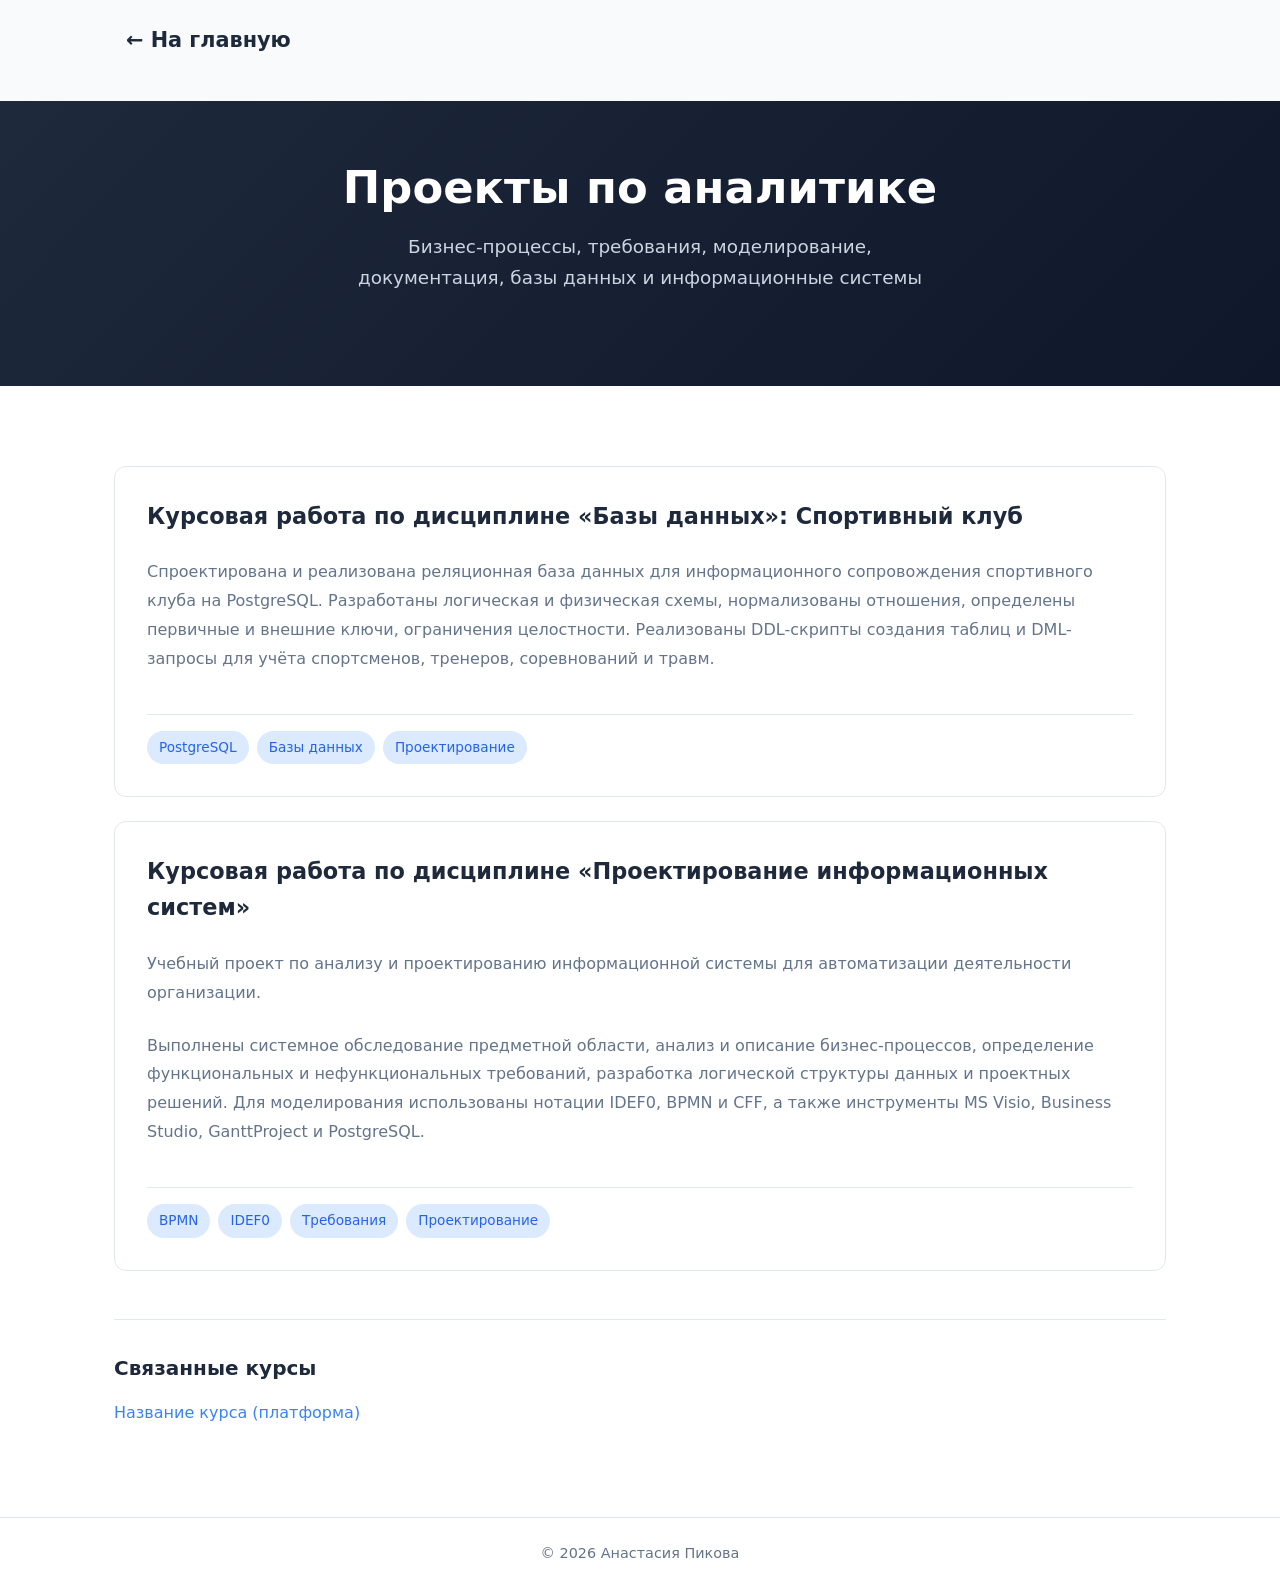
<file: analytics.html>
<!DOCTYPE html>
<html lang="ru">
<head>
  <meta charset="UTF-8" />
  <meta name="viewport" content="width=device-width, initial-scale=1.0" />
  <meta name="description" content="Проекты по аналитике: базы данных, проектирование информационных систем, бизнес-процессы, требования, документация." />
  <title>Аналитика — Портфолио Анастасии Пиковой</title>
  <link rel="stylesheet" href="style.css" />
</head>
<body>
  <!-- Навигация (как на главной) -->
  <header class="header">
    <div class="container header-content">
      <a href="index.html" class="logo">← На главную</a>
    </div>
  </header>


  <main>
    <!-- Hero страницы -->
    <section class="hero hero-page">
      <div class="container hero-content">
        <h1 class="hero-title">Проекты по аналитике</h1>
        <p class="hero-description">
          Бизнес-процессы, требования, моделирование, документация, базы данных и информационные системы
        </p>
      </div>
    </section>


    <!-- Список проектов -->
    <section id="analytics-projects" class="section">
      <div class="container">
        <div class="projects-list">
          <!-- Проект 1 -->
          <div class="project-card project-card-detailed">
            <h3>Курсовая работа по дисциплине «Базы данных»: Спортивный клуб</h3>
            <p>
              Спроектирована и реализована реляционная база данных для информационного сопровождения спортивного клуба на PostgreSQL. 
              Разработаны логическая и физическая схемы, нормализованы отношения, определены первичные и внешние ключи, ограничения целостности. 
              Реализованы DDL-скрипты создания таблиц и DML-запросы для учёта спортсменов, тренеров, соревнований и травм.
            </p>
            <div class="project-meta">
              <span class="project-tag">PostgreSQL</span>
              <span class="project-tag">Базы данных</span>
              <span class="project-tag">Проектирование</span>
            </div>
          </div>


          <div class="project-card project-card-detailed">
            <h3>Курсовая работа по дисциплине «Проектирование информационных систем»</h3>
            <p>
              Учебный проект по анализу и проектированию информационной системы для автоматизации деятельности организации.
            </p>
            <p>
              Выполнены системное обследование предметной области, анализ и описание бизнес-процессов, определение функциональных и нефункциональных требований, 
              разработка логической структуры данных и проектных решений. Для моделирования использованы нотации IDEF0, BPMN и CFF, 
              а также инструменты MS Visio, Business Studio, GanttProject и PostgreSQL.
            </p>
            <div class="project-meta">
              <span class="project-tag">BPMN</span>
              <span class="project-tag">IDEF0</span>
              <span class="project-tag">Требования</span>
              <span class="project-tag">Проектирование</span>
            </div>
          </div>
        </div>


        <div class="related-courses">
          <h3>Связанные курсы</h3>
          <ul class="courses-list">
            <li>
              <a href="ССЫЛКА_НА_СЕРТИФИКАТ" target="_blank" rel="noopener">Название курса (платформа)</a>
            </li>
          </ul>
        </div>
      </div>
    </section>
  </main>


  <footer class="footer">
    <div class="container">
      <p>© 2026 Анастасия Пикова</p>
    </div>
  </footer>
</body>
</html>
</file>
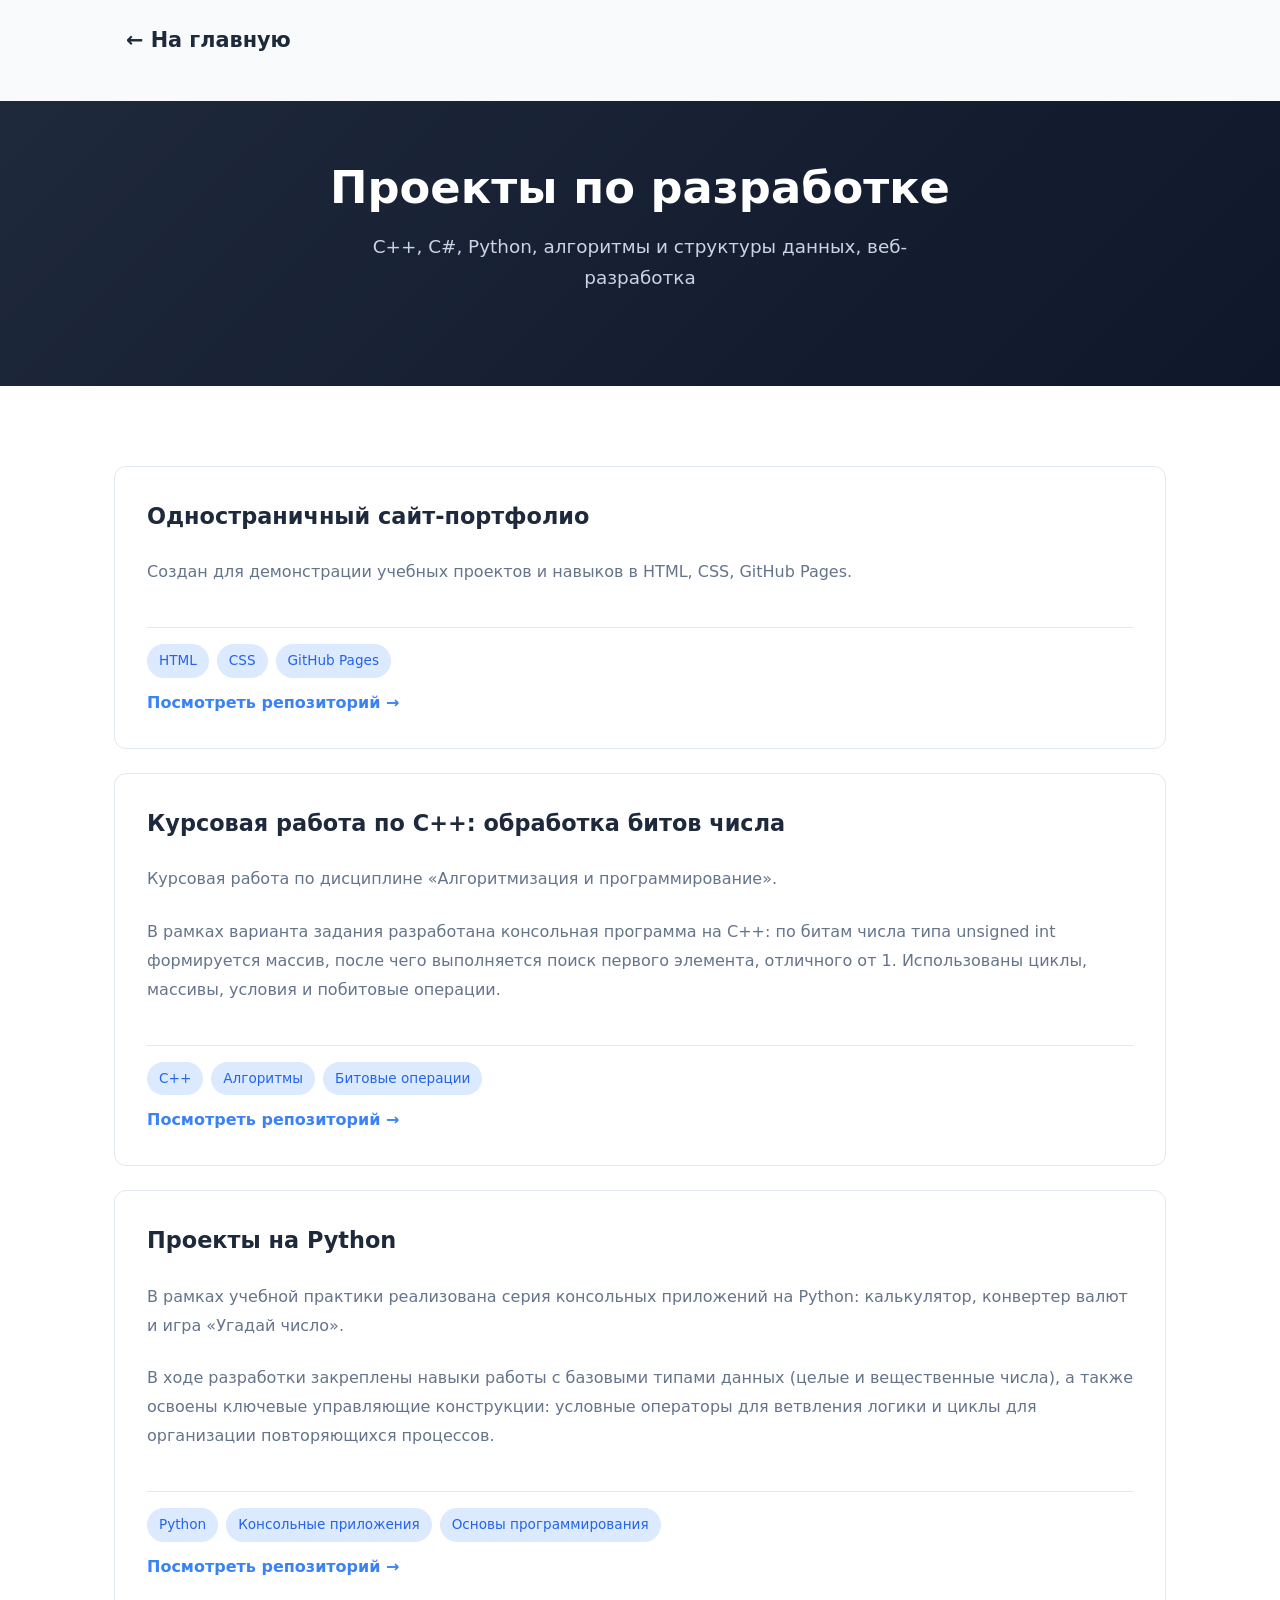
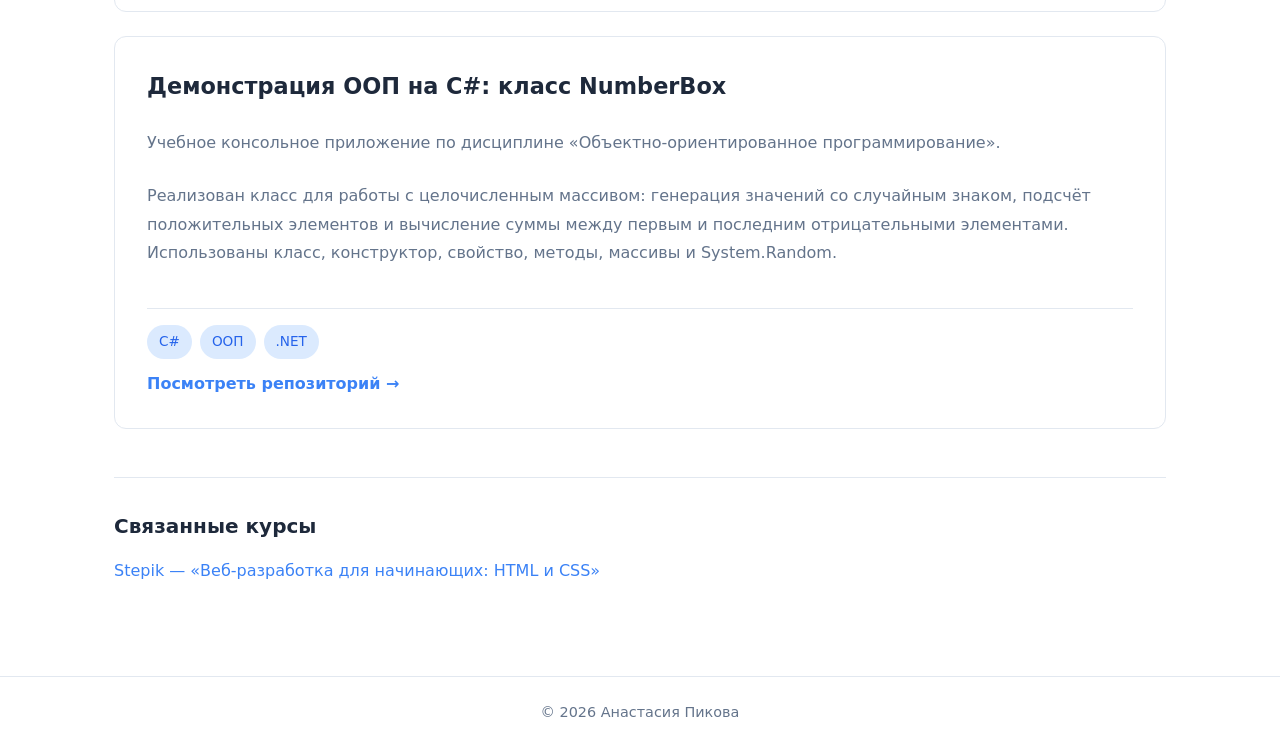
<file: code.html>
<!DOCTYPE html>
<html lang="ru">
<head>
  <meta charset="UTF-8" />
  <meta name="viewport" content="width=device-width, initial-scale=1.0" />
  <meta name="description" content="Проекты по разработке: HTML, CSS, C++, Python, C#, алгоритмы, ООП, консольные приложения." />
  <title>Разработка — Портфолио Анастасии Пиковой</title>
  <link rel="stylesheet" href="style.css" />
</head>
<body>
  <!-- Навигация (как на главной) -->
  <header class="header">
    <div class="container header-content">
      <a href="index.html" class="logo">← На главную</a>
    </div>
  </header>


  <main>
    <!-- Hero страницы -->
    <section class="hero hero-page">
      <div class="container hero-content">
        <h1 class="hero-title">Проекты по разработке</h1>
        <p class="hero-description">
          C++, C#, Python, алгоритмы и структуры данных, веб-разработка
        </p>
      </div>
    </section>


    <!-- Список проектов -->
    <section id="code-projects" class="section">
      <div class="container">
        <div class="projects-list">
          <!-- Проект 1: Сайт-портфолио -->
          <div class="project-card project-card-detailed">
            <h3>Одностраничный сайт-портфолио</h3>
            <p>
              Создан для демонстрации учебных проектов и навыков в HTML, CSS, GitHub Pages.
            </p>
            <div class="project-meta">
              <span class="project-tag">HTML</span>
              <span class="project-tag">CSS</span>
              <span class="project-tag">GitHub Pages</span>
            </div>
            <a class="project-link" href="https://github.com/tsukki137/site_portfolio/tree/main" target="_blank" rel="noopener">
              Посмотреть репозиторий →
            </a>
          </div>


          <!-- Проект 2: C++ -->
          <div class="project-card project-card-detailed">
            <h3>Курсовая работа по C++: обработка битов числа</h3>
            <p>
              Курсовая работа по дисциплине «Алгоритмизация и программирование».
            </p>
            <p>
              В рамках варианта задания разработана консольная программа на C++: по битам числа типа unsigned int формируется массив, 
              после чего выполняется поиск первого элемента, отличного от 1. Использованы циклы, массивы, условия и побитовые операции.
            </p>
            <div class="project-meta">
              <span class="project-tag">C++</span>
              <span class="project-tag">Алгоритмы</span>
              <span class="project-tag">Битовые операции</span>
            </div>
            <a class="project-link" href="https://github.com/tsukki137/cpp-coursework" target="_blank" rel="noopener">
              Посмотреть репозиторий →
            </a>
          </div>


          <!-- Проект 3: Python -->
          <div class="project-card project-card-detailed">
            <h3>Проекты на Python</h3>
            <p>
              В рамках учебной практики реализована серия консольных приложений на Python: калькулятор, конвертер валют и игра «Угадай число».
            </p>
            <p>
              В ходе разработки закреплены навыки работы с базовыми типами данных (целые и вещественные числа), 
              а также освоены ключевые управляющие конструкции: условные операторы для ветвления логики и циклы для организации повторяющихся процессов.
            </p>
            <div class="project-meta">
              <span class="project-tag">Python</span>
              <span class="project-tag">Консольные приложения</span>
              <span class="project-tag">Основы программирования</span>
            </div>
            <a class="project-link" href="https://github.com/tsukki137/python_projects" target="_blank" rel="noopener">
              Посмотреть репозиторий →
            </a>
          </div>


          <!-- Проект 4: C# ООП -->
          <div class="project-card project-card-detailed">
            <h3>Демонстрация ООП на C#: класс NumberBox</h3>
            <p>
              Учебное консольное приложение по дисциплине «Объектно-ориентированное программирование».
            </p>
            <p>
              Реализован класс для работы с целочисленным массивом: генерация значений со случайным знаком, 
              подсчёт положительных элементов и вычисление суммы между первым и последним отрицательными элементами. 
              Использованы класс, конструктор, свойство, методы, массивы и System.Random.
            </p>
            <div class="project-meta">
              <span class="project-tag">C#</span>
              <span class="project-tag">ООП</span>
              <span class="project-tag">.NET</span>
            </div>
            <a class="project-link" href="https://github.com/tsukki137/csharp_oop_numberbox/tree/main" target="_blank" rel="noopener">
              Посмотреть репозиторий →
            </a>
          </div>
        </div>


        <!-- Связанные курсы (общий блок в конце) -->
        <div class="related-courses">
          <h3>Связанные курсы</h3>
          <ul class="courses-list">
            <li>
              <a href="https://stepik.org/cert/3165336" target="_blank" rel="noopener">
                Stepik — «Веб-разработка для начинающих: HTML и CSS»
              </a>
            </li>
            <!-- Добавь остальные курсы по необходимости -->
          </ul>
        </div>
      </div>
    </section>
  </main>


  <footer class="footer">
    <div class="container">
      <p>© 2026 Анастасия Пикова</p>
    </div>
  </footer>
</body>
</html>
</file>
<file: style.css>
:root {
  --bg-page: #f8fafc;
  --bg-card: #ffffff;
  --text: #1e293b;
  --text-muted: #64748b;
  --primary: #3b82f6;
  --primary-dark: #2563eb;
  --primary-light: #dbeafe;
  --secondary: #64748b;
  --secondary-dark: #475569;
  --border: #e2e8f0;
  --shadow: 0 4px 24px rgba(0, 0, 0, 0.06);
  --shadow-hover: 0 8px 32px rgba(0, 0, 0, 0.1);
  --radius: 12px;
  --radius-sm: 8px;
}


* {
  margin: 0;
  padding: 0;
  box-sizing: border-box;
}


html {
  scroll-behavior: smooth;
  scroll-padding-top: 80px;
}


body {
  font-family: system-ui, -apple-system, Segoe UI, Roboto, Arial, sans-serif;
  line-height: 1.6;
  color: var(--text);
  background: var(--bg-page);
  font-size: 16px;
}


.container {
  max-width: 1100px;
  margin: 0 auto;
  padding: 0 24px;
}


/* Header */
.header {
  padding: 16px 0;
  position: sticky;
  top: 0;
  z-index: 100;
  background: transparent;
}


.header-content {
  display: flex;
  justify-content: space-between;
  align-items: center;
  flex-wrap: wrap;
  gap: 16px;
}


.logo {
  font-size: 1.3rem;
  font-weight: 700;
  color: var(--text);
  text-decoration: none;
  padding: 8px 12px;
  transition: color 0.2s ease;
}


.logo:hover {
  color: var(--primary);
}


/* Карточка навигации */
.nav-card {
  display: flex;
  gap: 8px;
  flex-wrap: wrap;
  background: var(--bg-card);
  border: 2px solid var(--border);
  border-radius: 999px;
  padding: 8px 12px;
  transition: box-shadow 0.2s ease, border-color 0.2s ease;
}


.nav-card:hover {
  border-color: var(--primary);
  box-shadow: var(--shadow);
}


/* Ссылки навигации */
.nav-link {
  color: var(--text);
  text-decoration: none;
  font-size: 0.95rem;
  font-weight: 500;
  padding: 8px 16px;
  border-radius: 999px;
  border: 2px solid transparent;
  transition: all 0.2s ease;
  position: relative;
}


.nav-link:hover {
  border-color: var(--primary);
  background: var(--primary-light);
  color: var(--primary-dark);
}


.nav-link:focus {
  outline: 2px solid var(--primary);
  outline-offset: 2px;
}


/* Hero секция */
.hero {
  background: linear-gradient(135deg, #1e293b 0%, #0f172a 100%);
  color: #ffffff;
  padding: 120px 0 100px 0;
  text-align: center;
  margin-top: 20px;
}


.hero-content {
  max-width: 750px;
  margin: 0 auto;
}


.hero-title {
  font-size: 2.8rem;
  font-weight: 700;
  line-height: 1.2;
  margin-bottom: 16px;
  color: #ffffff;
}


.hero-description {
  font-size: 1.15rem;
  line-height: 1.7;
  color: #cbd5e1;
  margin-bottom: 32px;
  max-width: 600px;
  margin-left: auto;
  margin-right: auto;
}


.hero-buttons {
  display: flex;
  gap: 16px;
  justify-content: center;
  flex-wrap: wrap;
}


/* Кнопки */
.btn {
  display: inline-block;
  padding: 12px 28px;
  border-radius: var(--radius-sm);
  font-size: 1rem;
  font-weight: 600;
  text-decoration: none;
  transition: all 0.2s ease;
  cursor: pointer;
  border: 2px solid transparent;
  text-align: center;
}


.btn-primary {
  background: var(--primary);
  color: #ffffff;
  border-color: var(--primary);
}


.btn-primary:hover,
.btn-primary:focus {
  background: var(--primary-dark);
  border-color: var(--primary-dark);
  outline: 2px solid #1e40af;
  outline-offset: 2px;
}


.btn-secondary {
  background: transparent;
  color: #ffffff;
  border-color: #94a3b8;
}


.btn-secondary:hover,
.btn-secondary:focus {
  background: rgba(255, 255, 255, 0.1);
  border-color: #cbd5e1;
  color: #ffffff;
  outline: 2px solid #1e40af;
  outline-offset: 2px;
}


.btn-large {
  padding: 14px 32px;
  font-size: 1.05rem;
}


/* Общие стили секций */
.section {
  padding: 80px 0;
  background: var(--bg-card);
}


.section-header {
  text-align: center;
  margin-bottom: 48px;
}


.section-header h2 {
  font-size: 2rem;
  font-weight: 700;
  color: var(--text);
  margin-bottom: 12px;
}


.section-subtitle {
  font-size: 1.05rem;
  color: var(--text-muted);
  max-width: 600px;
  margin: 0 auto;
}


/* Обо мне */
.section-about {
  background: var(--bg-page);
}


.about-content {
  display: grid;
  grid-template-columns: 1fr 280px;
  gap: 48px;
  align-items: center;
}


.about-text p {
  margin-bottom: 16px;
  font-size: 1.05rem;
  line-height: 1.8;
  color: var(--text);
}


.about-photo {
  width: 280px;
  height: 280px;
  border-radius: var(--radius);
  overflow: hidden;
  box-shadow: var(--shadow);
}


.about-photo img {
  width: 100%;
  height: 100%;
  object-fit: cover;
}


/* Навыки */
.section-skills {
  background: var(--bg-card);
}


.skills-grid {
  display: grid;
  grid-template-columns: repeat(3, 1fr);
  gap: 24px;
}


.skill-card {
  background: var(--bg-page);
  padding: 28px;
  border-radius: var(--radius);
  border: 1px solid var(--border);
  transition: transform 0.2s ease, box-shadow 0.2s ease;
}


.skill-card:hover {
  transform: translateY(-4px);
  box-shadow: var(--shadow-hover);
}


.skill-card h3 {
  font-size: 1.15rem;
  font-weight: 600;
  color: var(--text);
  margin-bottom: 16px;
}


.skill-tags {
  display: flex;
  flex-wrap: wrap;
  gap: 8px;
}


.skill-tag {
  display: inline-block;
  padding: 6px 12px;
  background: var(--primary-light);
  color: var(--primary-dark);
  border-radius: 999px;
  font-size: 0.9rem;
  font-weight: 500;
}


/* Проекты */
.section-projects {
  background: var(--bg-page);
}


.projects-grid {
  display: grid;
  grid-template-columns: repeat(2, 1fr);
  gap: 24px;
}


.project-card {
  background: var(--bg-card);
  padding: 32px;
  border-radius: var(--radius);
  border: 1px solid var(--border);
  display: flex;
  flex-direction: column;
  gap: 12px;
  transition: transform 0.2s ease, box-shadow 0.2s ease;
}


.project-card:hover {
  transform: translateY(-4px);
  box-shadow: var(--shadow-hover);
}


.project-card h3 {
  font-size: 1.4rem;
  font-weight: 600;
  color: var(--text);
}


.project-card p {
  color: var(--text-muted);
  line-height: 1.7;
  flex-grow: 1;
}


.project-link {
  display: inline-block;
  color: var(--primary);
  font-weight: 600;
  text-decoration: none;
  font-size: 1rem;
  transition: color 0.2s ease;
  align-self: flex-start;
}


.project-link:hover {
  color: var(--primary-dark);
  text-decoration: underline;
}


/* Образование и курсы */
.section-education {
  background: var(--bg-card);
}


.education-grid {
  display: grid;
  grid-template-columns: 1fr 1fr;
  gap: 32px;
}


.education-card,
.courses-card {
  background: var(--bg-page);
  padding: 28px;
  border-radius: var(--radius);
  border: 1px solid var(--border);
}


.education-card h3,
.courses-card h3 {
  font-size: 1.25rem;
  font-weight: 600;
  color: var(--text);
  margin-bottom: 12px;
}


.education-card p,
.courses-card p {
  margin-bottom: 8px;
  color: var(--text);
}


.muted {
  color: var(--text-muted);
}


.courses-list {
  list-style: none;
  padding: 0;
  margin: 0;
}


.courses-list li {
  margin-bottom: 12px;
}


.courses-list a {
  color: var(--primary);
  text-decoration: none;
  font-weight: 500;
  transition: color 0.2s ease;
}


.courses-list a:hover {
  color: var(--primary-dark);
  text-decoration: underline;
}


/* Контакты */
.section-contact {
  background: linear-gradient(135deg, #1e293b 0%, #0f172a 100%);
  color: #ffffff;
  text-align: center;
}


.section-contact .section-header h2 {
  color: #ffffff;
}


.section-contact .section-subtitle {
  color: #cbd5e1;
}


.contact-actions {
  display: flex;
  gap: 16px;
  justify-content: center;
  flex-wrap: wrap;
  margin-top: 24px;
}


/* Hero для внутренних страниц */
.hero-page {
  padding: 60px 0;
}


/* Список проектов на странице */
.projects-list {
  display: flex;
  flex-direction: column;
  gap: 24px;
}


/* Детальная карточка проекта */
.project-card-detailed {
  padding: 32px;
}


.project-card-detailed h3 {
  font-size: 1.4rem;
  font-weight: 600;
  color: var(--text);
  margin-bottom: 12px;
}


.project-card-detailed p {
  color: var(--text-muted);
  line-height: 1.8;
  margin-bottom: 12px;
}


.project-meta {
  display: flex;
  flex-wrap: wrap;
  gap: 8px;
  margin-top: 16px;
  padding-top: 16px;
  border-top: 1px solid var(--border);
}


.project-tag {
  display: inline-block;
  padding: 6px 12px;
  background: var(--primary-light);
  color: var(--primary-dark);
  border-radius: 999px;
  font-size: 0.85rem;
  font-weight: 500;
}


/* Связанные курсы */
.related-courses {
  margin-top: 48px;
  padding-top: 32px;
  border-top: 1px solid var(--border);
}


.related-courses h3 {
  font-size: 1.25rem;
  font-weight: 600;
  color: var(--text);
  margin-bottom: 16px;
}

/* Footer */
.footer {
  background: var(--bg-card);
  border-top: 1px solid var(--border);
  padding: 24px 0;
  text-align: center;
  color: var(--text-muted);
  font-size: 0.9rem;
}


/* Адаптив */
@media (max-width: 900px) {
  .hero-title {
    font-size: 2.2rem;
  }

  .about-content {
    grid-template-columns: 1fr;
    gap: 32px;
  }

  .about-photo {
    width: 100%;
    max-width: 280px;
    height: 280px;
    margin: 0 auto;
  }

  .skills-grid {
    grid-template-columns: repeat(2, 1fr);
  }

  .projects-grid {
    grid-template-columns: 1fr;
  }

  .education-grid {
    grid-template-columns: 1fr;
  }
}


@media (max-width: 600px) {
  .container {
    padding: 0 16px;
  }

  .header-content {
    flex-direction: column;
    align-items: flex-start;
  }

  .nav {
    gap: 12px;
  }

  .hero {
    padding: 60px 0;
  }

  .hero-title {
    font-size: 1.8rem;
  }

  .hero-description {
    font-size: 1rem;
  }

  .hero-buttons {
    flex-direction: column;
    align-items: center;
  }

  .btn {
    width: 100%;
    max-width: 280px;
  }

  .section {
    padding: 50px 0;
  }

  .section-header h2 {
    font-size: 1.6rem;
  }

  .skills-grid {
    grid-template-columns: 1fr;
  }

  .about-text p {
    font-size: 1rem;
  }

  .contact-actions {
    flex-direction: column;
    align-items: center;
  }

@media (max-width: 768px) {
  .header-content {
    flex-direction: column;
    align-items: flex-start;
    gap: 12px;
  }

  .nav-card {
    width: 100%;
    justify-content: flex-start;
    border-radius: 16px;
  }

  .nav-link {
    padding: 8px 12px;
    font-size: 0.9rem;
  }
</file>
